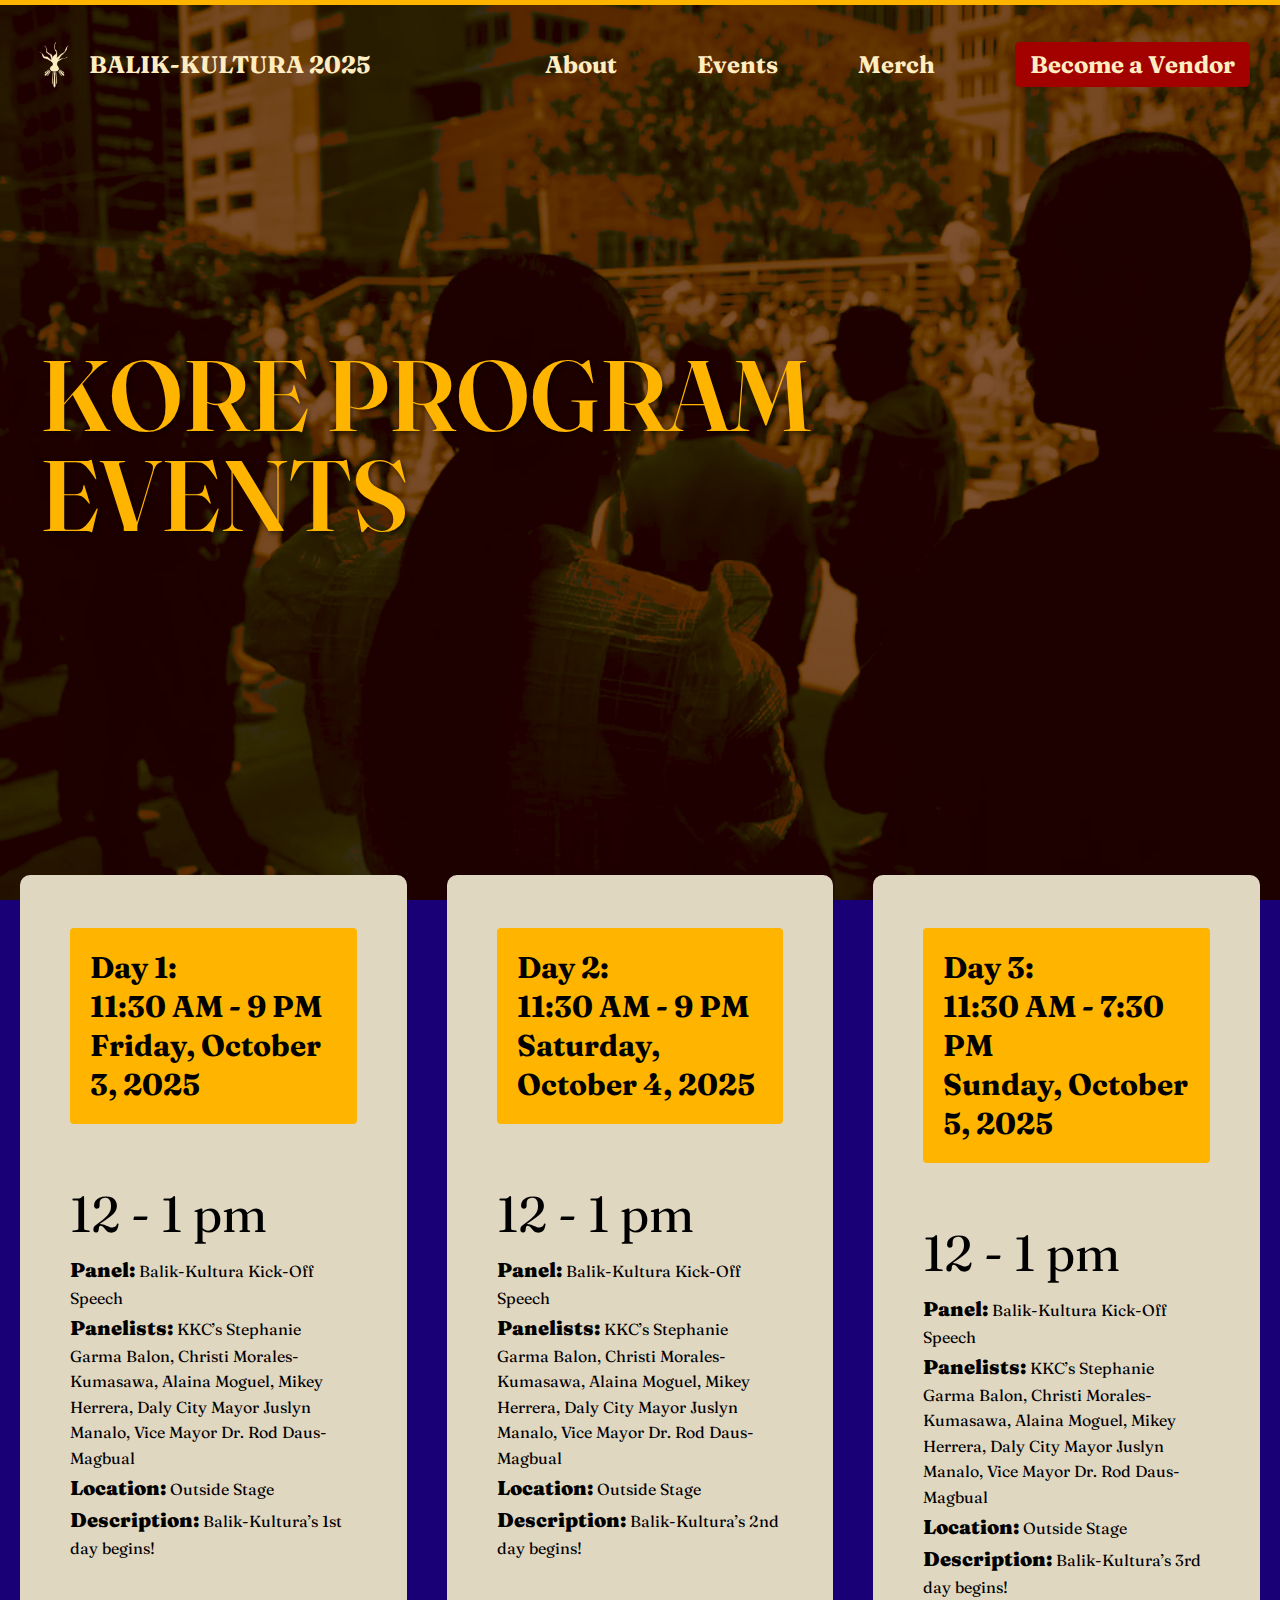
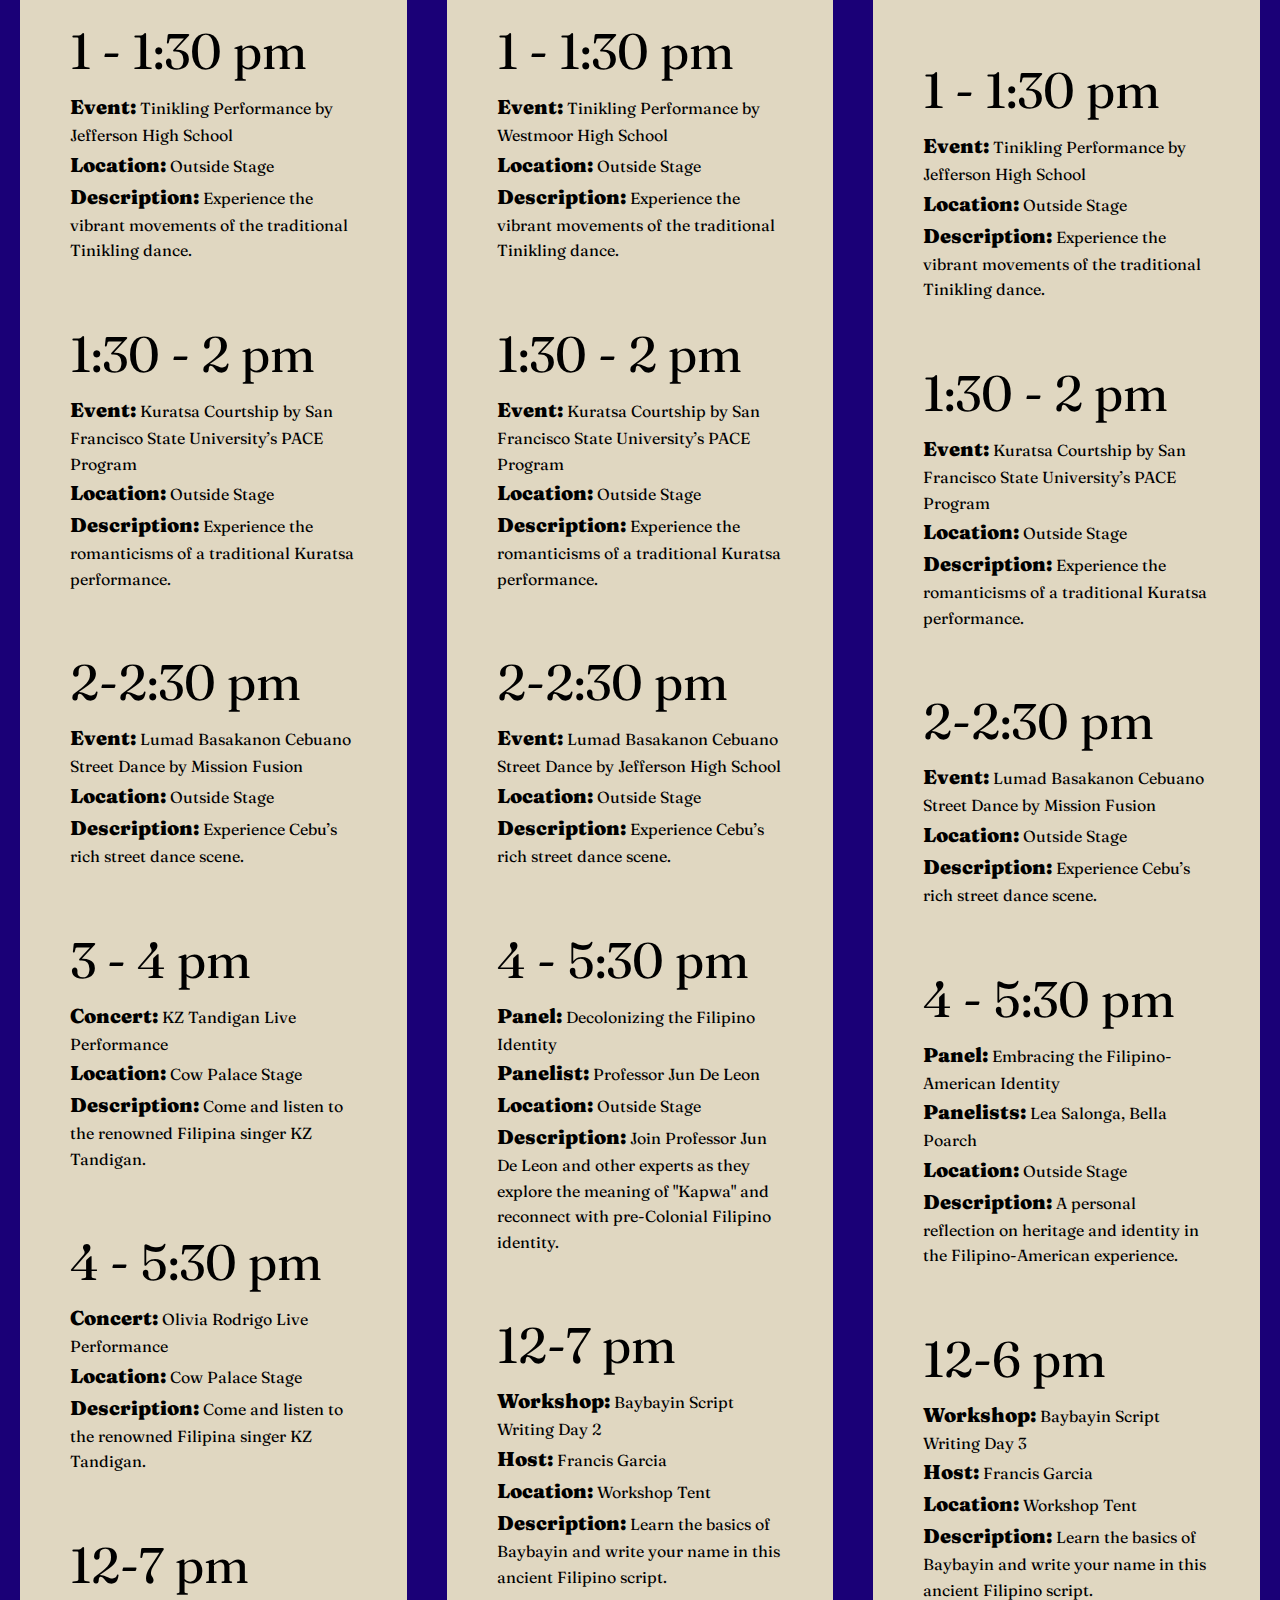
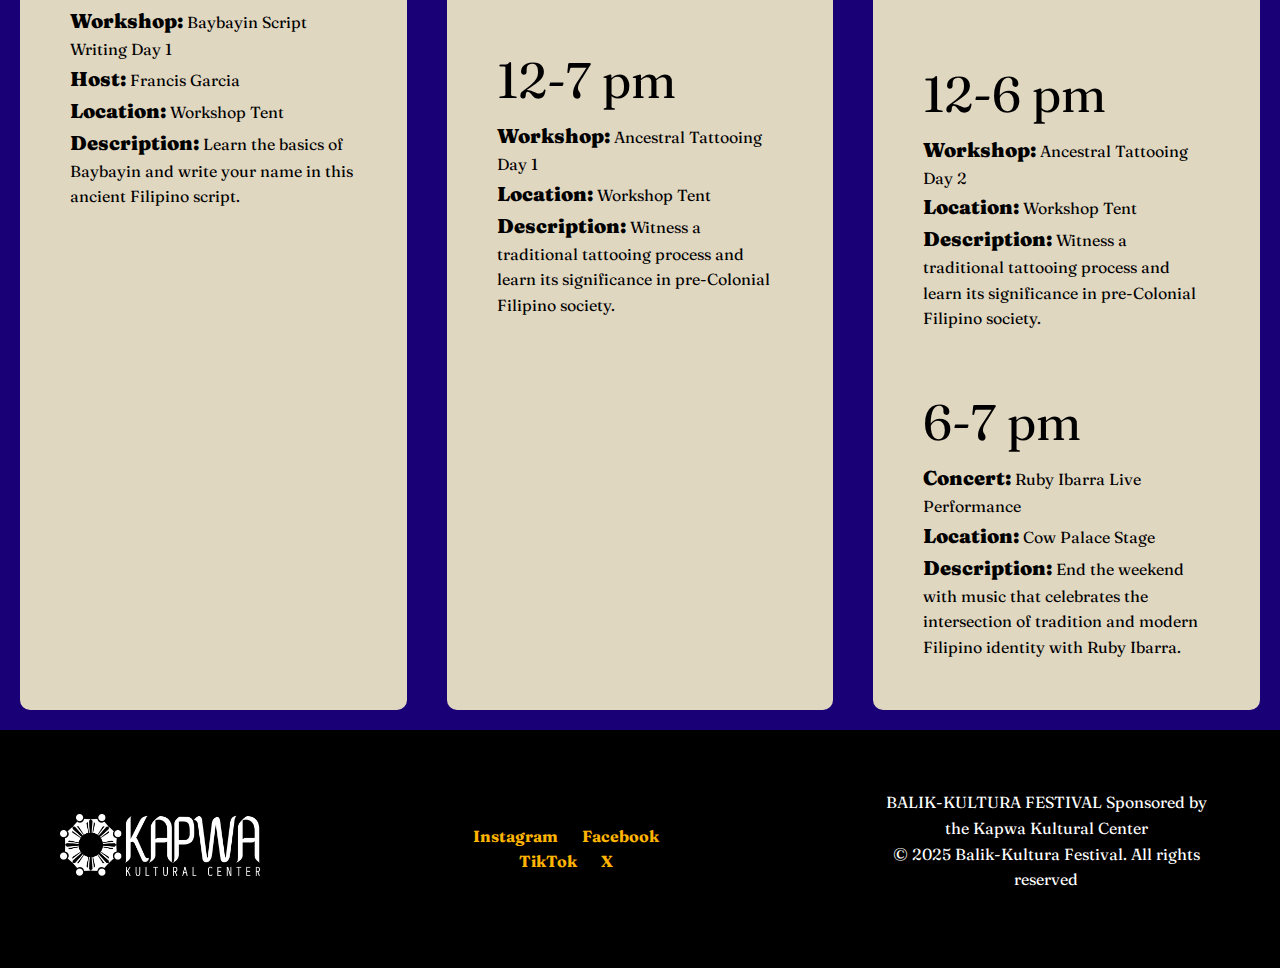
<file: events.html>
<!DOCTYPE html>
<html lang="en">
<head>
    <meta charset="UTF-8">
    <meta name="viewport" content="width=device-width, initial-scale=1.0">
    <title>Events - Balik-Kultura Festival</title>
    <link rel="stylesheet" href="style.css">

    <link rel="preconnect" href="https://fonts.googleapis.com">
    <link rel="preconnect" href="https://fonts.gstatic.com" crossorigin>
    <link href="https://fonts.googleapis.com/css2?family=Fraunces:ital,opsz,wght@0,9..144,100..900;1,9..144,100..900&family=Fredoka:wght@300..700&family=Protest+Revolution&display=swap" rel="stylesheet">

<header>
    <div class="logo-container">
    <img src="./img/bkf_logo.png" alt="Balik-Kultura Festival logo, featuring a tree with roots made of the Filipino flag's sunrays"> 
    <a class="logo" href="index.html">BALIK-KULTURA 2025</a>
    </div>
    
    <nav class="navbar">
    <ul>
        <li><a href="about.html">About</a></li>
        <li><a href="events.html">Events</a></li>
        <li><a href="merch.html">Merch</a></li>
        <li id="vendorButton"><a href="https://docs.google.com/forms/d/e/1FAIpQLSewALFdO2-8DiZnq16WkOlw-O_9qsmTPt5HFLoEk_LBgS12bg/viewform?usp=sf_link">Become a Vendor</a></li>
    </ul>
    </nav>
    </header>


<body class="events">

<section>
    <h1 class="shadow">KORE PROGRAM<br>EVENTS</h1>
    </section>

<section id="eventsContainer">
    <section class="day1">
        <h2>Day 1:<br> 11:30 AM - 9 PM <br>Friday, October 3, 2025</h2>
        <p class="time">12 - 1 PM</p>
        <p><span class="eventBold">Panel:</span> Balik-Kultura Kick-Off Speech</p>
        <p><span class="eventBold">Panelists:</span> KKC’s Stephanie Garma Balon, Christi Morales-Kumasawa, Alaina Moguel, Mikey Herrera, Daly City Mayor Juslyn Manalo, Vice Mayor Dr. Rod Daus-Magbual</p>
        <p><span class="eventBold">Location:</span> Outside Stage</p>
        <p><span class="eventBold">Description:</span> Balik-Kultura’s 1st day begins!</p>
        
        <p class="time">1 - 1:30 PM</p>
        <p><span class="eventBold">Event:</span> Tinikling Performance by Jefferson High School</p>
        <p><span class="eventBold">Location:</span> Outside Stage</p>
        <p><span class="eventBold">Description:</span> Experience the vibrant movements of the traditional Tinikling dance.</p>
        
        <p class="time">1:30 - 2 PM</p>
        <p><span class="eventBold">Event:</span> Kuratsa Courtship by San Francisco State University’s PACE Program</p>
        <p><span class="eventBold">Location:</span> Outside Stage</p>
        <p><span class="eventBold">Description:</span> Experience the romanticisms of a traditional Kuratsa performance.</p>
        
        <p class="time">2-2:30 PM</p>
        <p><span class="eventBold">Event:</span> Lumad Basakanon Cebuano Street Dance by Mission Fusion</p>
        <p><span class="eventBold">Location:</span> Outside Stage</p>
        <p><span class="eventBold">Description:</span> Experience Cebu’s rich street dance scene.</p>
        
        <p class="time">3 - 4 PM</p>
        <p><span class="eventBold">Concert:</span> KZ Tandigan Live Performance</p>
        <p><span class="eventBold">Location:</span> Cow Palace Stage</p>
        <p><span class="eventBold">Description:</span> Come and listen to the renowned Filipina singer KZ Tandigan.</p>
        
        <p class="time">4 - 5:30 PM</p>
        <p><span class="eventBold">Concert:</span> Olivia Rodrigo Live Performance</p>
        <p><span class="eventBold">Location:</span> Cow Palace Stage</p>
        <p><span class="eventBold">Description:</span> Come and listen to the renowned Filipina singer KZ Tandigan.</p>
        
        <p class="time">12-7 PM</p>
        <p><span class="eventBold">Workshop:</span> Baybayin Script Writing Day 1</p>
        <p><span class="eventBold">Host:</span> Francis Garcia</p>
        <p><span class="eventBold">Location:</span> Workshop Tent</p>
        <p><span class="eventBold">Description:</span> Learn the basics of Baybayin and write your name in this ancient Filipino script.</p>
        </section>
        
        
     <section class="day2">
        <h2>Day 2:<br> 11:30 AM - 9 PM <br>Saturday, October 4, 2025</h2>
        <p class="time">12 - 1 PM</p>
        <p><span class="eventBold">Panel:</span> Balik-Kultura Kick-Off Speech</p>
        <p><span class="eventBold">Panelists:</span> KKC’s Stephanie Garma Balon, Christi Morales-Kumasawa, Alaina Moguel, Mikey Herrera, Daly City Mayor Juslyn Manalo, Vice Mayor Dr. Rod Daus-Magbual</p>
        <p><span class="eventBold">Location:</span> Outside Stage</p>
        <p><span class="eventBold">Description:</span> Balik-Kultura’s 2nd day begins!</p>
        
        <p class="time">1 - 1:30 PM</p>
        <p><span class="eventBold">Event:</span> Tinikling Performance by Westmoor High School</p>
        <p><span class="eventBold">Location:</span> Outside Stage</p>
        <p><span class="eventBold">Description:</span> Experience the vibrant movements of the traditional Tinikling dance.</p>
        
        <p class="time">1:30 - 2 PM</p>
        <p><span class="eventBold">Event:</span> Kuratsa Courtship by San Francisco State University’s PACE Program</p>
        <p><span class="eventBold">Location:</span> Outside Stage</p>
        <p><span class="eventBold">Description:</span> Experience the romanticisms of a traditional Kuratsa performance.</p>
        
        <p class="time">2-2:30 PM</p>
        <p><span class="eventBold">Event:</span> Lumad Basakanon Cebuano Street Dance by Jefferson High School</p>
        <p><span class="eventBold">Location:</span> Outside Stage</p>
        <p><span class="eventBold">Description:</span> Experience Cebu’s rich street dance scene.</p>
        
        <p class="time">4 - 5:30 PM</p>
        <p><span class="eventBold">Panel:</span> Decolonizing the Filipino Identity</p>
        <p><span class="eventBold">Panelist:</span> Professor Jun De Leon</p>
        <p><span class="eventBold">Location:</span> Outside Stage</p>
        <p><span class="eventBold">Description:</span> Join Professor Jun De Leon and other experts as they explore the meaning of "Kapwa" and reconnect with pre-Colonial Filipino identity.</p>
        
        <p class="time">12-7 PM</p>
        <p><span class="eventBold">Workshop:</span> Baybayin Script Writing Day 2</p>
        <p><span class="eventBold">Host:</span> Francis Garcia</p>
        <p><span class="eventBold">Location:</span> Workshop Tent</p>
        <p><span class="eventBold">Description:</span> Learn the basics of Baybayin and write your name in this ancient Filipino script.</p>
        
        <p class="time">12-7 PM</p>
        <p><span class="eventBold">Workshop:</span> Ancestral Tattooing Day 1</p>
        <p><span class="eventBold">Location:</span> Workshop Tent</p>
        <p><span class="eventBold">Description:</span> Witness a traditional tattooing process and learn its significance in pre-Colonial Filipino society.</p>
        </section>

        <section class="day3">
            <h2>Day 3:<br> 11:30 AM - 7:30 PM <br>Sunday, October 5, 2025</h2>
            <p class="time">12 - 1 PM</p>
            <p><span class="eventBold">Panel:</span> Balik-Kultura Kick-Off Speech</p>
            <p><span class="eventBold">Panelists:</span> KKC’s Stephanie Garma Balon, Christi Morales-Kumasawa, Alaina Moguel, Mikey Herrera, Daly City Mayor Juslyn Manalo, Vice Mayor Dr. Rod Daus-Magbual</p>
            <p><span class="eventBold">Location:</span> Outside Stage</p>
            <p><span class="eventBold">Description:</span> Balik-Kultura’s 3rd day begins!</p>
            
            <p class="time">1 - 1:30 PM</p>
            <p><span class="eventBold">Event:</span> Tinikling Performance by Jefferson High School</p>
            <p><span class="eventBold">Location:</span> Outside Stage</p>
            <p><span class="eventBold">Description:</span> Experience the vibrant movements of the traditional Tinikling dance.</p>
            
            <p class="time">1:30 - 2 PM</p>
            <p><span class="eventBold">Event:</span> Kuratsa Courtship by San Francisco State University’s PACE Program</p>
            <p><span class="eventBold">Location:</span> Outside Stage</p>
            <p><span class="eventBold">Description:</span> Experience the romanticisms of a traditional Kuratsa performance.</p>
            
            <p class="time">2-2:30 PM</p>
            <p><span class="eventBold">Event:</span> Lumad Basakanon Cebuano Street Dance by Mission Fusion</p>
            <p><span class="eventBold">Location:</span> Outside Stage</p>
            <p><span class="eventBold">Description:</span> Experience Cebu’s rich street dance scene.</p>
            
            <p class="time">4 - 5:30 PM</p>
            <p><span class="eventBold">Panel:</span> Embracing the Filipino-American Identity</p>
            <p><span class="eventBold">Panelists:</span> Lea Salonga, Bella Poarch</p>
            <p><span class="eventBold">Location:</span> Outside Stage</p>
            <p><span class="eventBold">Description:</span> A personal reflection on heritage and identity in the Filipino-American experience.</p>
            
            <p class="time">12-6 PM</p>
            <p><span class="eventBold">Workshop:</span> Baybayin Script Writing Day 3</p>
            <p><span class="eventBold">Host:</span> Francis Garcia</p>
            <p><span class="eventBold">Location:</span> Workshop Tent</p>
            <p><span class="eventBold">Description:</span> Learn the basics of Baybayin and write your name in this ancient Filipino script.</p>
            
            <p class="time">12-6 PM</p>
            <p><span class="eventBold">Workshop:</span> Ancestral Tattooing Day 2</p>
            <p><span class="eventBold">Location:</span> Workshop Tent</p>
            <p><span class="eventBold">Description:</span> Witness a traditional tattooing process and learn its significance in pre-Colonial Filipino society.</p>
            
            <p class="time">6-7 PM</p>
            <p><span class="eventBold">Concert:</span> Ruby Ibarra Live Performance</p>
            <p><span class="eventBold">Location:</span> Cow Palace Stage</p>
            <p><span class="eventBold">Description:</span> End the weekend with music that celebrates the intersection of tradition and modern Filipino identity with Ruby Ibarra.</p>
            </section>
</section>

</body>



<footer>


<div>
<img class="KKC_logo" src="./img/KKC_Main+Logo_Black.png">
</div>

<div>
    <a href>Instagram</a>
    <a href>Facebook</a>
    <a href>TikTok</a>
    <a href>X</a>
</div>

<div>
    <p>BALIK-KULTURA FESTIVAL
    Sponsored by the Kapwa Kultural Center <br>
    © 2025 Balik-Kultura Festival. All rights reserved
    </p>
</div>



    </footer>
    </html>
</file>
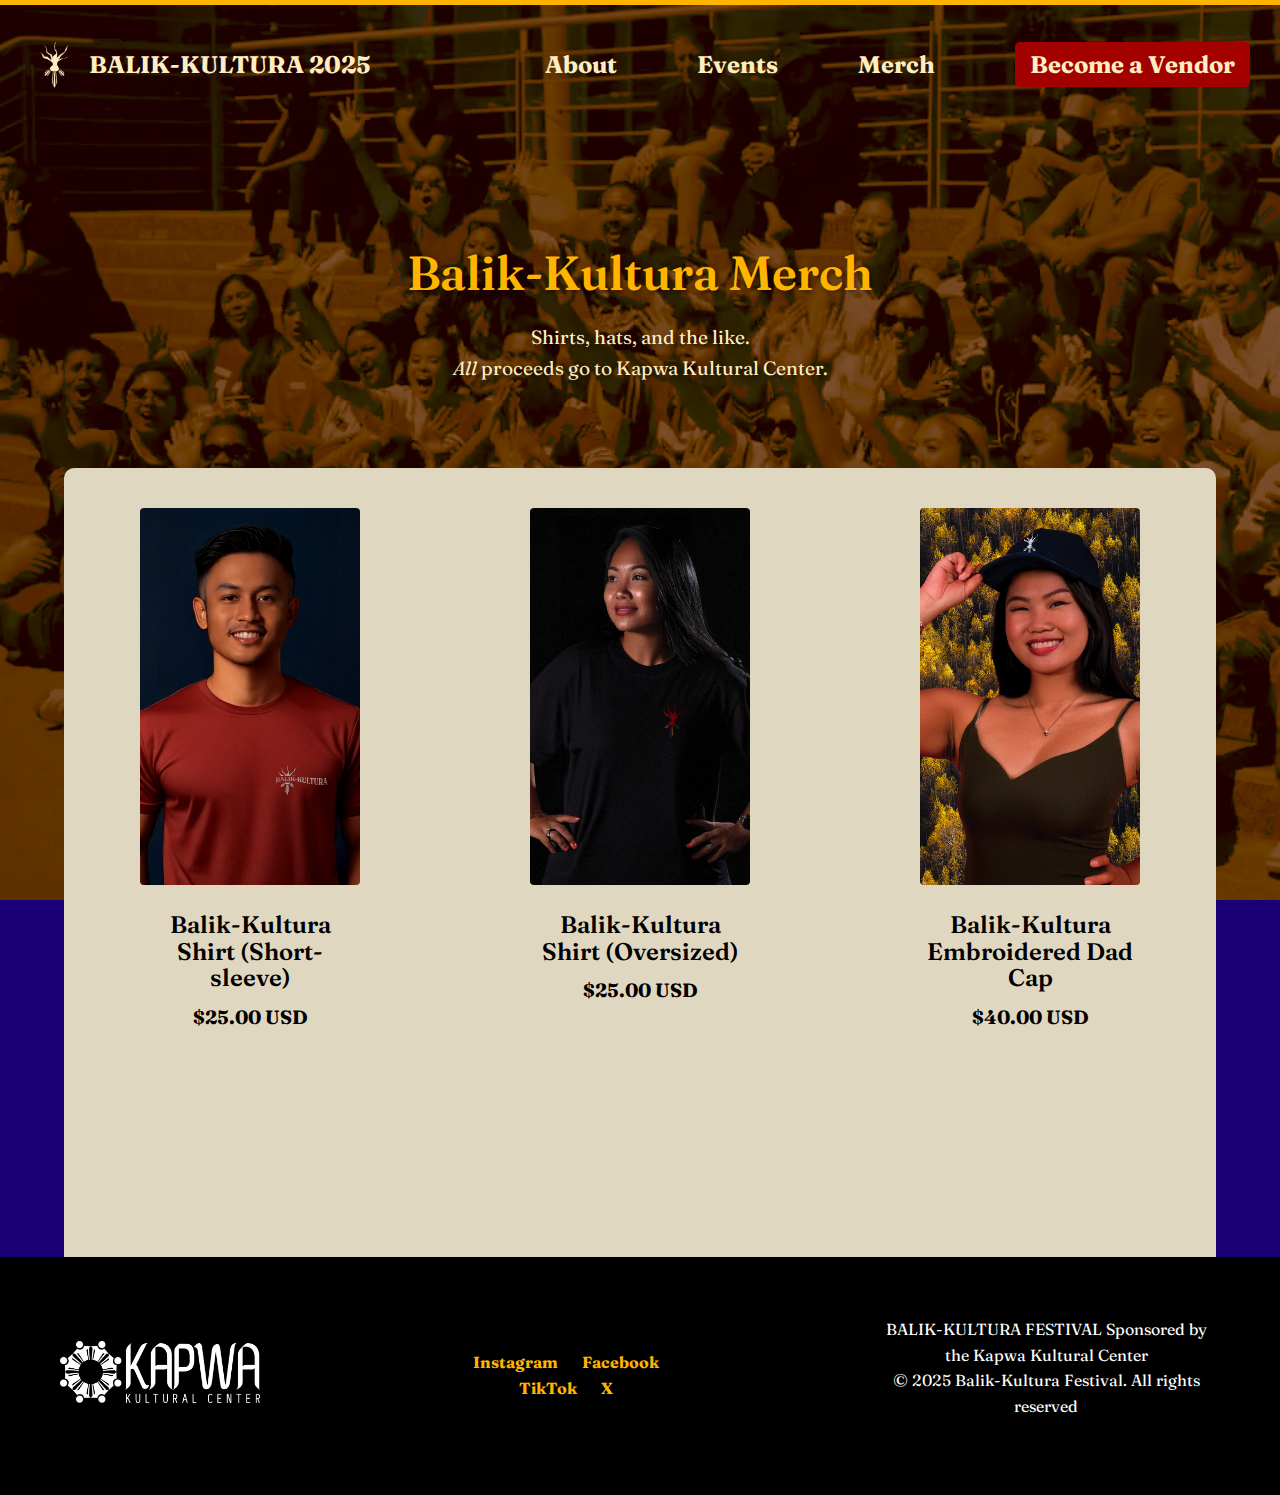
<file: merch.html>
<!DOCTYPE html>
<html lang="en">
<head>
    <meta charset="UTF-8">
    <meta name="viewport" content="width=device-width, initial-scale=1.0">
    <title>Merch - Balik-Kultura Festival</title>
    <link rel="stylesheet" href="style.css">
    <link rel="preconnect" href="https://fonts.googleapis.com">
    <link rel="preconnect" href="https://fonts.gstatic.com" crossorigin>
    <link href="https://fonts.googleapis.com/css2?family=Fraunces:ital,opsz,wght@0,9..144,100..900;1,9..144,100..900&family=Fredoka:wght@300..700&family=Protest+Revolution&display=swap" rel="stylesheet">
</head>
<body>
    <header>
        <div class="logo-container">
            <img src="./img/bkf_logo.png" alt="Balik-Kultura Festival logo, featuring a tree with roots made of the Filipino flag's sunrays"> 
            <a class="logo" href="index.html">BALIK-KULTURA 2025</a>
        </div>
        
        <nav class="navbar">
            <ul>
                <li><a href="about.html">About</a></li>
                <li><a href="events.html">Events</a></li>
                <li><a href="merch.html">Merch</a></li>
                <li id="vendorButton"><a href="https://docs.google.com/forms/d/e/1FAIpQLSewALFdO2-8DiZnq16WkOlw-O_9qsmTPt5HFLoEk_LBgS12bg/viewform?usp=sf_link">Become a Vendor</a></li>
            </ul>
        </nav>
    </header>

    <main>


        <section class="merch-container">
            <h1 class="shadow">Balik-Kultura Merch</h1>
            <p class="shadow">Shirts, hats, and the like. <br>
            <span id="italicize">All</span> proceeds go to Kapwa Kultural Center.</p>
            <div class="merch-items">
            <div class="merch-item">
            <img src="./img/shirt1.png" alt="Balik-Kultura Festival Short-sleeve Shirt in red, with a white Balik-Kultura logo on the left chest.">
            <h2>Balik-Kultura Shirt (Short-sleeve) </h2>
            <p>$25.00 USD</p>
            </div>
            <div class="merch-item">
            <img src="./img/shirt2.png" alt="Balik-Kultura Festival Oversized Shirt in black, with a red, blue, and yellow Balik-Kultura logo on the left chest.">
                    <h2>Balik-Kultura Shirt (Oversized) </h2>
                    <p>$25.00 USD</p>
                    </div>
                    <div class="merch-item">
                    <img src="./img/hat.png" alt="Balik-Kultura Festival Hat in black, with a white embroidered Balik-Kultura logo on the center.">
                    <h2>Balik-Kultura <br>Embroidered Dad Cap</h2>
                    <p>$40.00 USD</p>
                </div>
                </div>
                </section>
                </main>

                <footer>


                    <div>
                    <img class="KKC_logo" src="./img/KKC_Main+Logo_Black.png">
                    </div>
                    
                    <div>
                        <a href>Instagram</a>
                        <a href>Facebook</a>
                        <a href>TikTok</a>
                        <a href>X</a>
                    </div>
                    
                    <div>
                        <p>BALIK-KULTURA FESTIVAL
                        Sponsored by the Kapwa Kultural Center <br>
                        © 2025 Balik-Kultura Festival. All rights reserved
                        </p>
                    </div>
                    
                    
                    
                        </footer>
        
        </html>
</file>
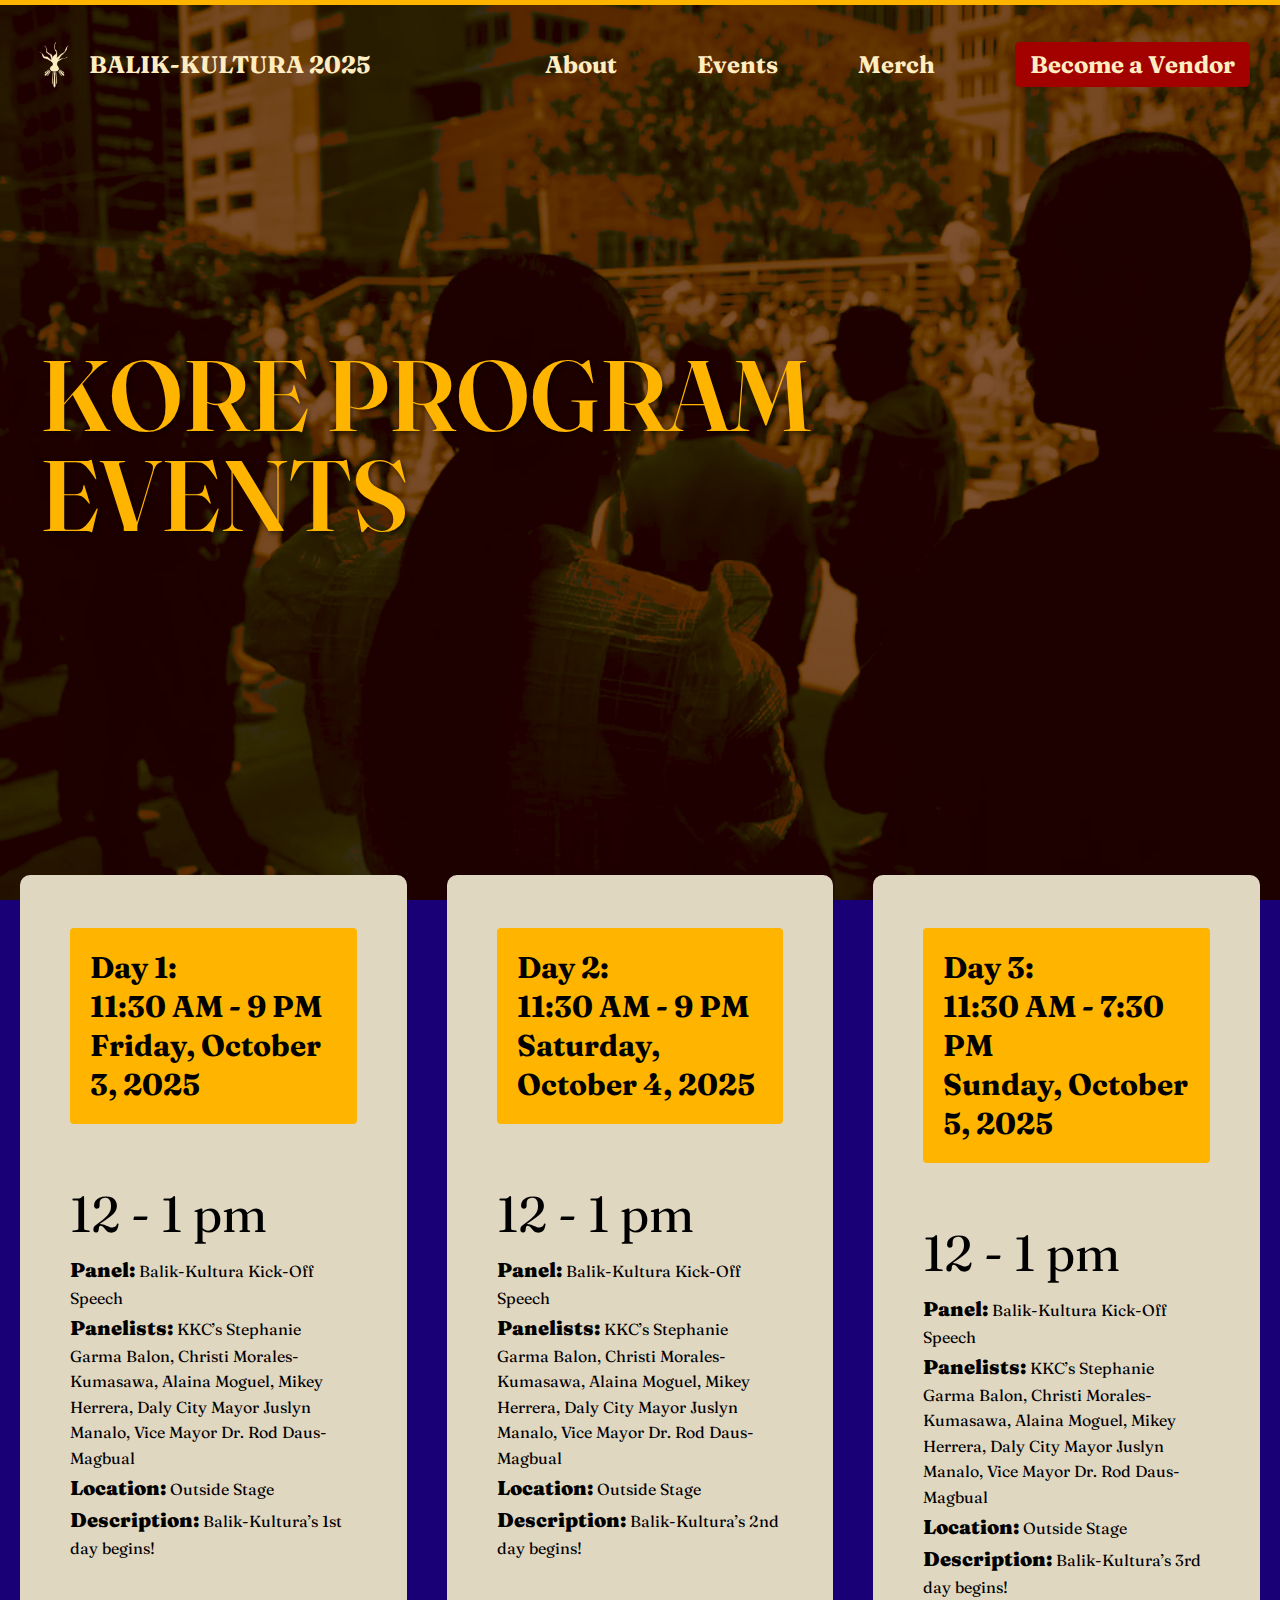
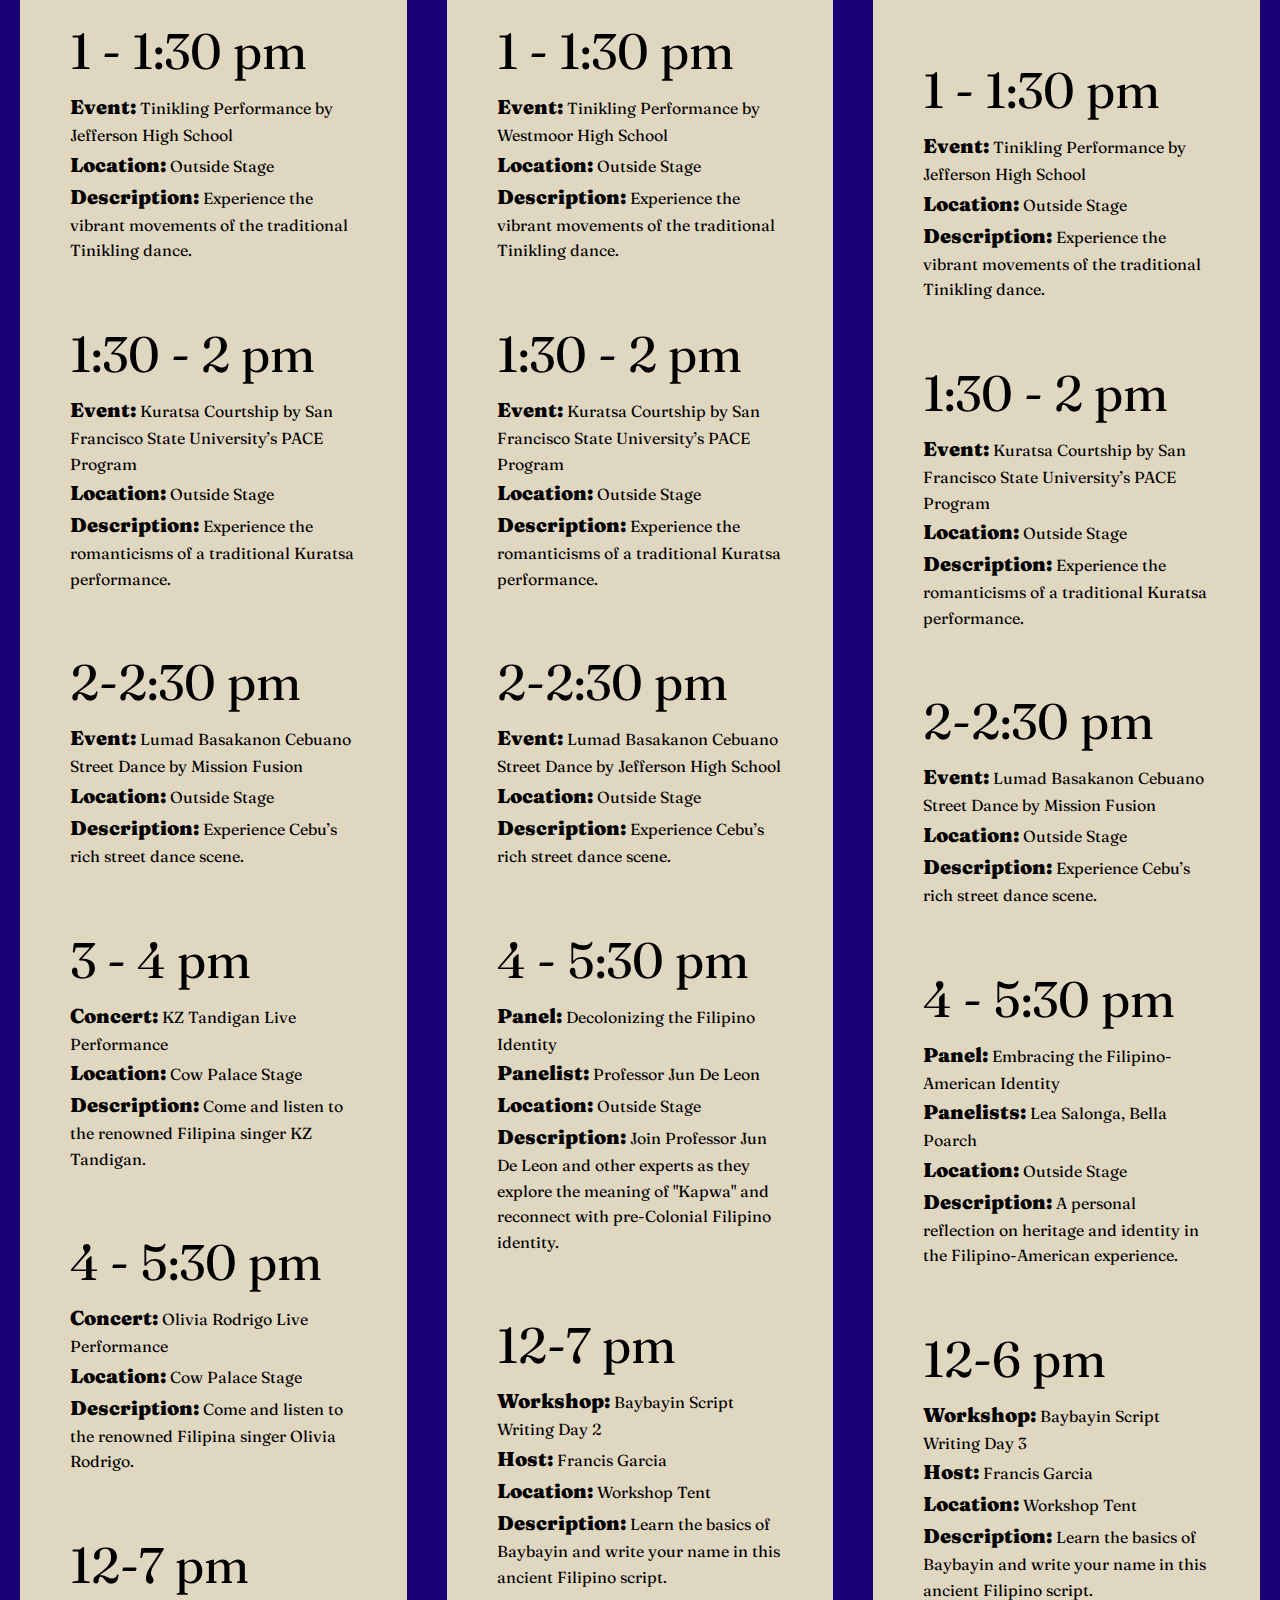
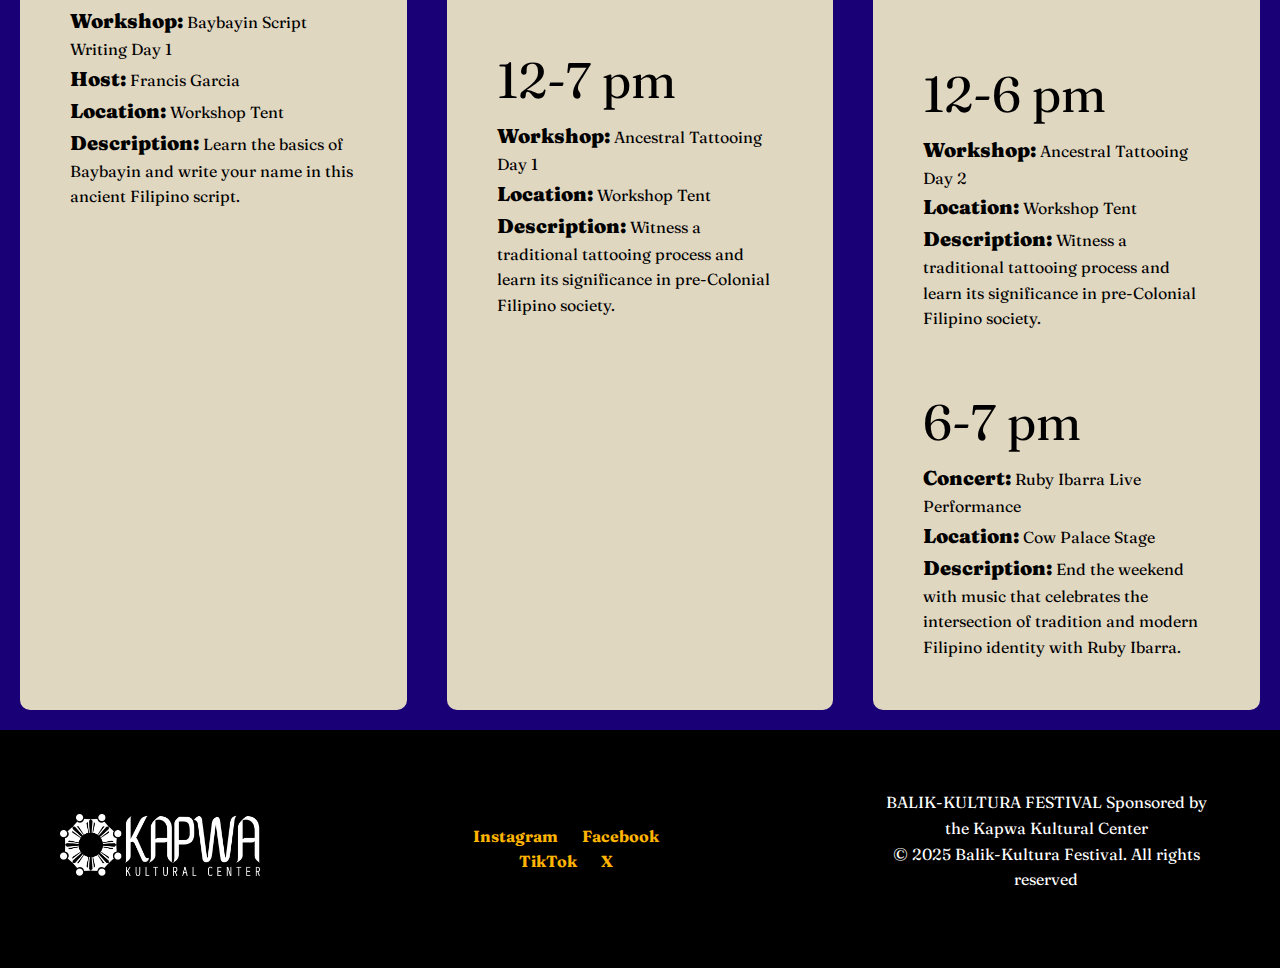
<file: pages/events.html>
<!DOCTYPE html>
<html lang="en">
<head>
    <meta charset="UTF-8">
    <meta name="viewport" content="width=device-width, initial-scale=1.0">
    <title>Events - Balik-Kultura Festival</title>
    <link rel="stylesheet" href="../css/style.css">

    <link rel="preconnect" href="https://fonts.googleapis.com">
    <link rel="preconnect" href="https://fonts.gstatic.com" crossorigin>
    <link href="https://fonts.googleapis.com/css2?family=Fraunces:ital,opsz,wght@0,9..144,100..900;1,9..144,100..900&family=Fredoka:wght@300..700&family=Protest+Revolution&display=swap" rel="stylesheet">

<header>
    <div class="logo-container">
    <img src="../img/bkf_logo.png" alt="Balik-Kultura Festival logo, featuring a tree with roots made of the Filipino flag's sunrays"> 
    <a class="logo" href="../index.html">BALIK-KULTURA 2025</a>
    </div>
    
    <nav class="navbar">
    <ul>
        <li><a href="../pages/about.html">About</a></li>
        <li><a href="../pages/events.html">Events</a></li>
        <li><a href="../pages/merch.html">Merch</a></li>
        <li id="vendorButton"><a href="https://docs.google.com/forms/d/e/1FAIpQLSewALFdO2-8DiZnq16WkOlw-O_9qsmTPt5HFLoEk_LBgS12bg/viewform?usp=sf_link">Become a Vendor</a></li>
    </ul>
    </nav>
    </header>


<body class="events">

<section>
    <h1 class="shadow">KORE PROGRAM<br>EVENTS</h1>
    </section>

<section id="eventsContainer">
    <section class="day1">
        <h2>Day 1:<br> 11:30 AM - 9 PM <br>Friday, October 3, 2025</h2>
        <p class="time">12 - 1 PM</p>
        <p><span class="eventBold">Panel:</span> Balik-Kultura Kick-Off Speech</p>
        <p><span class="eventBold">Panelists:</span> KKC’s Stephanie Garma Balon, Christi Morales-Kumasawa, Alaina Moguel, Mikey Herrera, Daly City Mayor Juslyn Manalo, Vice Mayor Dr. Rod Daus-Magbual</p>
        <p><span class="eventBold">Location:</span> Outside Stage</p>
        <p><span class="eventBold">Description:</span> Balik-Kultura’s 1st day begins!</p>
        
        <p class="time">1 - 1:30 PM</p>
        <p><span class="eventBold">Event:</span> Tinikling Performance by Jefferson High School</p>
        <p><span class="eventBold">Location:</span> Outside Stage</p>
        <p><span class="eventBold">Description:</span> Experience the vibrant movements of the traditional Tinikling dance.</p>
        
        <p class="time">1:30 - 2 PM</p>
        <p><span class="eventBold">Event:</span> Kuratsa Courtship by San Francisco State University’s PACE Program</p>
        <p><span class="eventBold">Location:</span> Outside Stage</p>
        <p><span class="eventBold">Description:</span> Experience the romanticisms of a traditional Kuratsa performance.</p>
        
        <p class="time">2-2:30 PM</p>
        <p><span class="eventBold">Event:</span> Lumad Basakanon Cebuano Street Dance by Mission Fusion</p>
        <p><span class="eventBold">Location:</span> Outside Stage</p>
        <p><span class="eventBold">Description:</span> Experience Cebu’s rich street dance scene.</p>
        
        <p class="time">3 - 4 PM</p>
        <p><span class="eventBold">Concert:</span> KZ Tandigan Live Performance</p>
        <p><span class="eventBold">Location:</span> Cow Palace Stage</p>
        <p><span class="eventBold">Description:</span> Come and listen to the renowned Filipina singer KZ Tandigan.</p>
        
        <p class="time">4 - 5:30 PM</p>
        <p><span class="eventBold">Concert:</span> Olivia Rodrigo Live Performance</p>
        <p><span class="eventBold">Location:</span> Cow Palace Stage</p>
        <p><span class="eventBold">Description:</span> Come and listen to the renowned Filipina singer Olivia Rodrigo.</p>
        
        <p class="time">12-7 PM</p>
        <p><span class="eventBold">Workshop:</span> Baybayin Script Writing Day 1</p>
        <p><span class="eventBold">Host:</span> Francis Garcia</p>
        <p><span class="eventBold">Location:</span> Workshop Tent</p>
        <p><span class="eventBold">Description:</span> Learn the basics of Baybayin and write your name in this ancient Filipino script.</p>
        </section>
        
        
     <section class="day2">
        <h2>Day 2:<br> 11:30 AM - 9 PM <br>Saturday, October 4, 2025</h2>
        <p class="time">12 - 1 PM</p>
        <p><span class="eventBold">Panel:</span> Balik-Kultura Kick-Off Speech</p>
        <p><span class="eventBold">Panelists:</span> KKC’s Stephanie Garma Balon, Christi Morales-Kumasawa, Alaina Moguel, Mikey Herrera, Daly City Mayor Juslyn Manalo, Vice Mayor Dr. Rod Daus-Magbual</p>
        <p><span class="eventBold">Location:</span> Outside Stage</p>
        <p><span class="eventBold">Description:</span> Balik-Kultura’s 2nd day begins!</p>
        
        <p class="time">1 - 1:30 PM</p>
        <p><span class="eventBold">Event:</span> Tinikling Performance by Westmoor High School</p>
        <p><span class="eventBold">Location:</span> Outside Stage</p>
        <p><span class="eventBold">Description:</span> Experience the vibrant movements of the traditional Tinikling dance.</p>
        
        <p class="time">1:30 - 2 PM</p>
        <p><span class="eventBold">Event:</span> Kuratsa Courtship by San Francisco State University’s PACE Program</p>
        <p><span class="eventBold">Location:</span> Outside Stage</p>
        <p><span class="eventBold">Description:</span> Experience the romanticisms of a traditional Kuratsa performance.</p>
        
        <p class="time">2-2:30 PM</p>
        <p><span class="eventBold">Event:</span> Lumad Basakanon Cebuano Street Dance by Jefferson High School</p>
        <p><span class="eventBold">Location:</span> Outside Stage</p>
        <p><span class="eventBold">Description:</span> Experience Cebu’s rich street dance scene.</p>
        
        <p class="time">4 - 5:30 PM</p>
        <p><span class="eventBold">Panel:</span> Decolonizing the Filipino Identity</p>
        <p><span class="eventBold">Panelist:</span> Professor Jun De Leon</p>
        <p><span class="eventBold">Location:</span> Outside Stage</p>
        <p><span class="eventBold">Description:</span> Join Professor Jun De Leon and other experts as they explore the meaning of "Kapwa" and reconnect with pre-Colonial Filipino identity.</p>
        
        <p class="time">12-7 PM</p>
        <p><span class="eventBold">Workshop:</span> Baybayin Script Writing Day 2</p>
        <p><span class="eventBold">Host:</span> Francis Garcia</p>
        <p><span class="eventBold">Location:</span> Workshop Tent</p>
        <p><span class="eventBold">Description:</span> Learn the basics of Baybayin and write your name in this ancient Filipino script.</p>
        
        <p class="time">12-7 PM</p>
        <p><span class="eventBold">Workshop:</span> Ancestral Tattooing Day 1</p>
        <p><span class="eventBold">Location:</span> Workshop Tent</p>
        <p><span class="eventBold">Description:</span> Witness a traditional tattooing process and learn its significance in pre-Colonial Filipino society.</p>
        </section>

        <section class="day3">
            <h2>Day 3:<br> 11:30 AM - 7:30 PM <br>Sunday, October 5, 2025</h2>
            <p class="time">12 - 1 PM</p>
            <p><span class="eventBold">Panel:</span> Balik-Kultura Kick-Off Speech</p>
            <p><span class="eventBold">Panelists:</span> KKC’s Stephanie Garma Balon, Christi Morales-Kumasawa, Alaina Moguel, Mikey Herrera, Daly City Mayor Juslyn Manalo, Vice Mayor Dr. Rod Daus-Magbual</p>
            <p><span class="eventBold">Location:</span> Outside Stage</p>
            <p><span class="eventBold">Description:</span> Balik-Kultura’s 3rd day begins!</p>
            
            <p class="time">1 - 1:30 PM</p>
            <p><span class="eventBold">Event:</span> Tinikling Performance by Jefferson High School</p>
            <p><span class="eventBold">Location:</span> Outside Stage</p>
            <p><span class="eventBold">Description:</span> Experience the vibrant movements of the traditional Tinikling dance.</p>
            
            <p class="time">1:30 - 2 PM</p>
            <p><span class="eventBold">Event:</span> Kuratsa Courtship by San Francisco State University’s PACE Program</p>
            <p><span class="eventBold">Location:</span> Outside Stage</p>
            <p><span class="eventBold">Description:</span> Experience the romanticisms of a traditional Kuratsa performance.</p>
            
            <p class="time">2-2:30 PM</p>
            <p><span class="eventBold">Event:</span> Lumad Basakanon Cebuano Street Dance by Mission Fusion</p>
            <p><span class="eventBold">Location:</span> Outside Stage</p>
            <p><span class="eventBold">Description:</span> Experience Cebu’s rich street dance scene.</p>
            
            <p class="time">4 - 5:30 PM</p>
            <p><span class="eventBold">Panel:</span> Embracing the Filipino-American Identity</p>
            <p><span class="eventBold">Panelists:</span> Lea Salonga, Bella Poarch</p>
            <p><span class="eventBold">Location:</span> Outside Stage</p>
            <p><span class="eventBold">Description:</span> A personal reflection on heritage and identity in the Filipino-American experience.</p>
            
            <p class="time">12-6 PM</p>
            <p><span class="eventBold">Workshop:</span> Baybayin Script Writing Day 3</p>
            <p><span class="eventBold">Host:</span> Francis Garcia</p>
            <p><span class="eventBold">Location:</span> Workshop Tent</p>
            <p><span class="eventBold">Description:</span> Learn the basics of Baybayin and write your name in this ancient Filipino script.</p>
            
            <p class="time">12-6 PM</p>
            <p><span class="eventBold">Workshop:</span> Ancestral Tattooing Day 2</p>
            <p><span class="eventBold">Location:</span> Workshop Tent</p>
            <p><span class="eventBold">Description:</span> Witness a traditional tattooing process and learn its significance in pre-Colonial Filipino society.</p>
            
            <p class="time">6-7 PM</p>
            <p><span class="eventBold">Concert:</span> Ruby Ibarra Live Performance</p>
            <p><span class="eventBold">Location:</span> Cow Palace Stage</p>
            <p><span class="eventBold">Description:</span> End the weekend with music that celebrates the intersection of tradition and modern Filipino identity with Ruby Ibarra.</p>
            </section>
</section>

</body>



<footer>


<div>
<img class="KKC_logo" src="../img/KKC_Main+Logo_Black.png">
</div>

<div>
    <a href>Instagram</a>
    <a href>Facebook</a>
    <a href>TikTok</a>
    <a href>X</a>
</div>

<div>
    <p>BALIK-KULTURA FESTIVAL
    Sponsored by the Kapwa Kultural Center <br>
    © 2025 Balik-Kultura Festival. All rights reserved
    </p>
</div>



    </footer>
    </html>
</file>
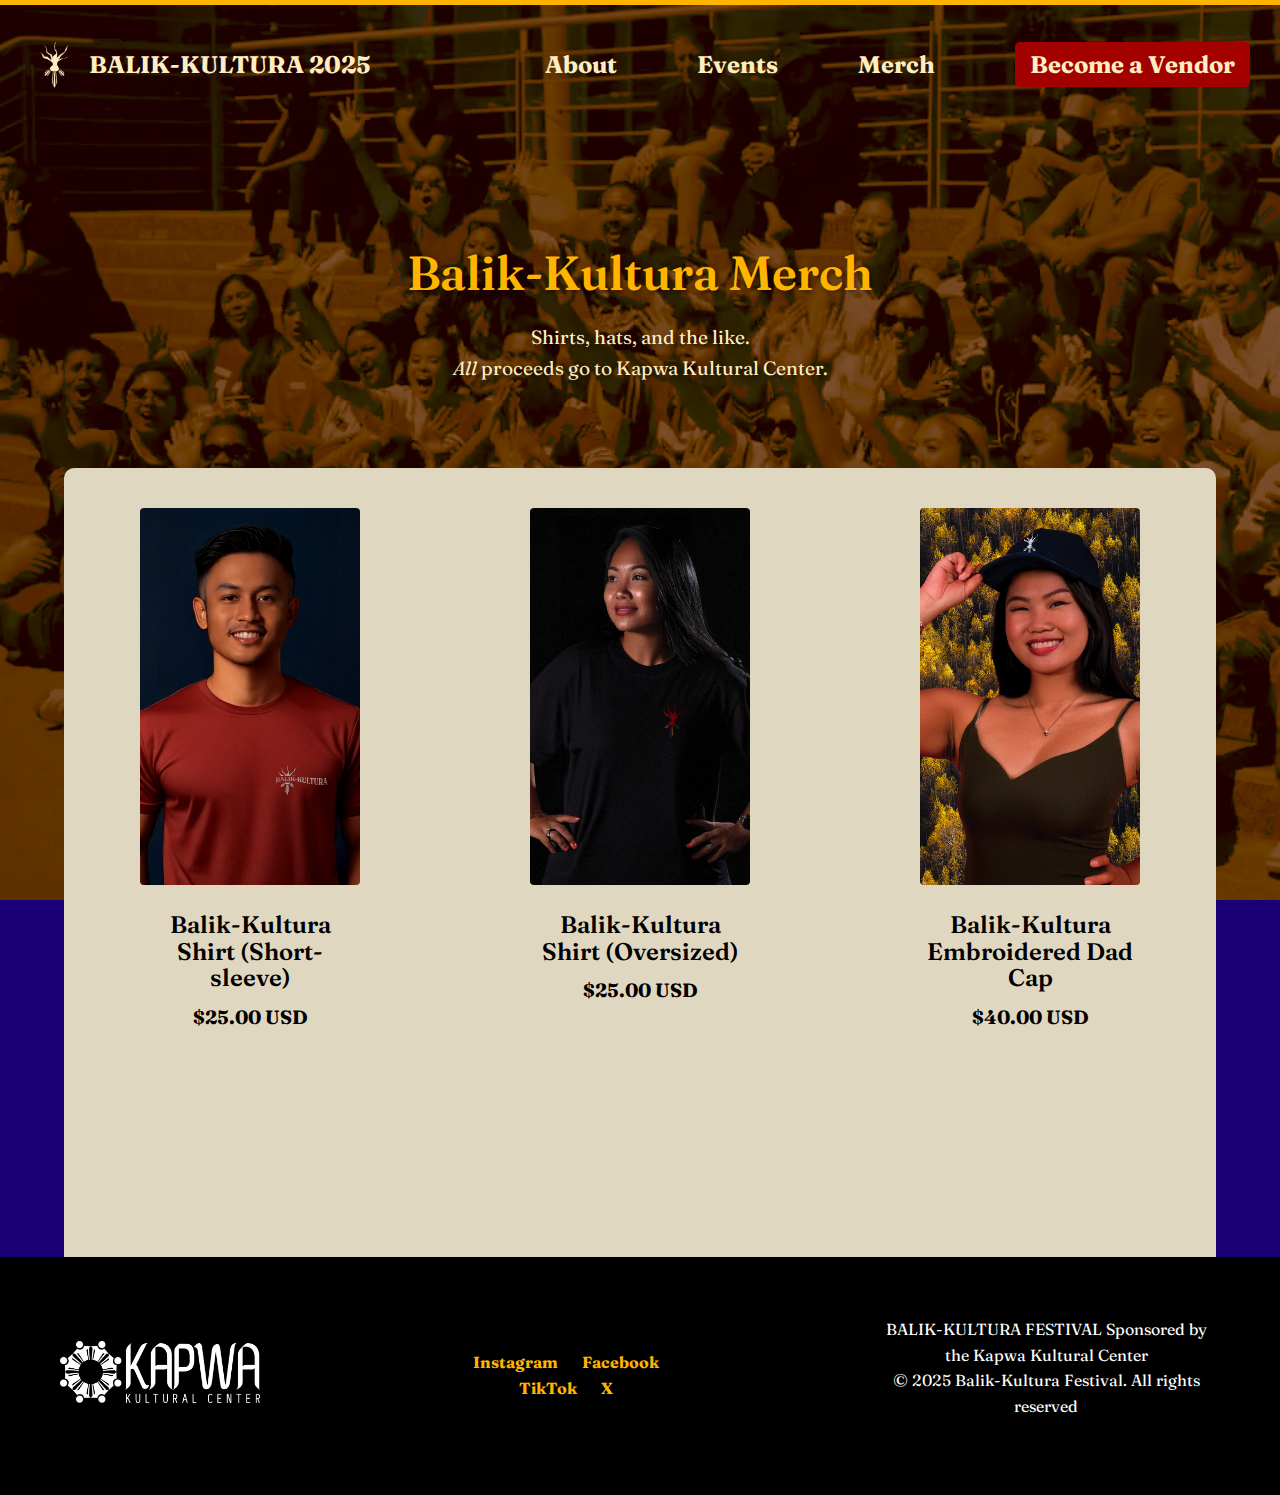
<file: pages/merch.html>
<!DOCTYPE html>
<html lang="en">
<head>
    <meta charset="UTF-8">
    <meta name="viewport" content="width=device-width, initial-scale=1.0">
    <title>Merch - Balik-Kultura Festival</title>
    <link rel="stylesheet" href="../css/style.css">
    <link rel="preconnect" href="https://fonts.googleapis.com">
    <link rel="preconnect" href="https://fonts.gstatic.com" crossorigin>
    <link href="https://fonts.googleapis.com/css2?family=Fraunces:ital,opsz,wght@0,9..144,100..900;1,9..144,100..900&family=Fredoka:wght@300..700&family=Protest+Revolution&display=swap" rel="stylesheet">
</head>
<body>
    <header>
        <div class="logo-container">
            <img src="../img/bkf_logo.png" alt="Balik-Kultura Festival logo, featuring a tree with roots made of the Filipino flag's sunrays"> 
            <a class="logo" href="../index.html">BALIK-KULTURA 2025</a>
        </div>
        
        <nav class="navbar">
            <ul>
                <li><a href="../pages/about.html">About</a></li>
                <li><a href="../pages/events.html">Events</a></li>
                <li><a href="../pages/merch.html">Merch</a></li>
                <li id="vendorButton"><a href="https://docs.google.com/forms/d/e/1FAIpQLSewALFdO2-8DiZnq16WkOlw-O_9qsmTPt5HFLoEk_LBgS12bg/viewform?usp=sf_link">Become a Vendor</a></li>
            </ul>
        </nav>
    </header>

    <main>


        <section class="merch-container">
            <h1 class="shadow">Balik-Kultura Merch</h1>
            <p class="shadow">Shirts, hats, and the like. <br>
            <span id="italicize">All</span> proceeds go to Kapwa Kultural Center.</p>
            <div class="merch-items">
            <div class="merch-item">
            <img src="../img/shirt1.png" alt="Balik-Kultura Festival Short-sleeve Shirt in red, with a white Balik-Kultura logo on the left chest.">
            <h2>Balik-Kultura Shirt (Short-sleeve) </h2>
            <p>$25.00 USD</p>
            </div>
            <div class="merch-item">
            <img src="../img/shirt2.png" alt="Balik-Kultura Festival Oversized Shirt in black, with a red, blue, and yellow Balik-Kultura logo on the left chest.">
                    <h2>Balik-Kultura Shirt (Oversized) </h2>
                    <p>$25.00 USD</p>
                    </div>
                    <div class="merch-item">
                    <img src="../img/hat.png" alt="Balik-Kultura Festival Hat in black, with a white embroidered Balik-Kultura logo on the center.">
                    <h2>Balik-Kultura <br>Embroidered Dad Cap</h2>
                    <p>$40.00 USD</p>
                </div>
                </div>
                </section>
                </main>

                <footer>


                    <div>
                    <img class="KKC_logo" src="../img/KKC_Main+Logo_Black.png">
                    </div>
                    
                    <div>
                        <a href>Instagram</a>
                        <a href>Facebook</a>
                        <a href>TikTok</a>
                        <a href>X</a>
                    </div>
                    
                    <div>
                        <p>BALIK-KULTURA FESTIVAL
                        Sponsored by the Kapwa Kultural Center <br>
                        © 2025 Balik-Kultura Festival. All rights reserved
                        </p>
                    </div>
                    
                    
                    
                        </footer>
        
        </html>
</file>
<file: style.css>
* {
    margin: 0;
    padding: 0;
    box-sizing: border-box;
    font-family: "Fraunces", serif;
    font-optical-sizing: auto;
    font-weight: <weight>;
    font-style: normal;
    font-variation-settings:
      "SOFT" 0,
      "WONK" 0;
    font-weight: 400;
    font-style: normal;
}

.logo {
    color:#ffedc2;
}



  footer {
    background-color: black;
    color: white;
    text-align: center;
    padding: 60px;
    width: 100%;
    display: flex;
    justify-content:center;
    gap: 200px;
    align-items: center;
}

footer p {
    margin-bottom: 15px;
}

footer a {
    color: #ffb400;
    text-decoration: none;
    margin: 0 10px;
    font-weight: bold;
}

footer a:hover {
    color: #ffa000;
}



#protestRevolution {
    font-family: Protest Revolution;
}


.KKC_logo {
    width: 200px;
    height: auto;
}



/*INDEX*/

body {
    background-color: rgb(26, 0, 119);
    line-height: 1.6;
}

header {
    display: flex;
    justify-content: space-between;
    align-items: center;
    padding: 15px 30px;
    border-top: 5px #ffb400 solid;
    width: 100%;
    height: 125px;
    position:absolute;
    top: 0;
    z-index: 1030;

}

.logo-container {
    display: flex;
    align-items: center; 
    justify-content: center;
}

header img {
    height: 50px;
    margin-right: 10px;
}

header a {
    text-decoration: none;
    color: rgb(100, 0, 0);
    font-weight: bold;
    font-size: 1.5rem;
    
}

.navbar ul {
    list-style: none;
    display: flex;
    gap: 80px;
    justify-content: flex-end;
}

.navbar li {
    display: inline;
}

.navbar a {
    color:#ffedc2;

    text-decoration: none;
    font-weight: bold;
}

.navbar a:hover {
    color:#ffb400
}


#vendorButton a {
    background-color: #a30000;
    color:#ffedc2;
    padding: 8px 15px;
    border-radius: 5px;
    font-weight: bold;
}

#vendorButton a:hover {
    background-color: #ffa000;
}

#indexh2 {
    font-size: 2rem;
    color: #ffedc2;
    margin: 250px 10px;
    padding-top: 11px;
    text-align: center;
}

#indexh2 span {
    display: block;
    line-height: 1;
}



#date {
    padding-top: 60px;
}


.ticketButton {
    display: inline-block;
    background-color: #a30000;
    color: #ffedc2;
    padding: 10px 20px;
    border-radius: 5px;
    font-weight: bold;
    text-align: center;
    cursor: pointer;
}

.ticketButton:hover {
    background-color:#ffa000;
}

.shadow {
text-shadow: 2px 2px 4px rgba(0, 0, 0, 0.5);
}



.emphasize {
    color:#ffb400;
    font-size: 100px;
    font-weight: 600;
}

.backToOurRoots {
color:#ffb300d3;
font-size: 35px;

text-transform:
}



.video-container {
  position: fixed;
  top: 0;
  left: 0;
  width: 100%;
  height: 100%;
  overflow: hidden;
  z-index: -1000;
}

video {
  position: absolute;
  top: 50%;
  left: 50%;
  transform: translate(-50%, -50%);
  min-width: 100%;
  min-height: 100%;
  object-fit: cover; 
}

.indexSection2 {
    text-align: center;
    background-color: rgb(26, 0, 119);
    height: 1100px;
    border-top-left-radius: 40px;
    border-top-right-radius: 40px;
}

.indexSection2 h1 {
    font-size: 86px;
    color:#ffedc2;
    margin-bottom: 10px;

}

.indexSection2 p {
color: #ffedc2;
font-size: 1.3rem;
}

.indexSection2 img {
    width: 31%;
    height: auto;
    margin-left: 1vh;
    margin-right: 1vh;
    margin-top: 50px;
}














/* EVENTS */


.events {
    background-image: url("./img/eventHeader.png");
    background-repeat: no-repeat;
    background-size:cover;
    background-attachment: fixed;
    }
    
    .events h1 {
    padding-bottom: 20px;
    font-size: 100px;
    text-align:left;
    margin-left: 40px;
    color:#ffb400;
    line-height: 1;
    padding-top: 345px;
    padding-bottom: 320px;
    font-weight: 600;
    }
    
    
#eventsContainer {
        display: grid;
        grid-template-columns: repeat(3, 1fr);
        padding-top: 10px;
      }
      
      
      .day1, .day2, .day3, .day4 {
        display: flex; 
        flex-direction: column; 
        justify-content:flex-start; 
        background-color:#e0d7c1;
        padding: 50px;
        border-radius: 10px;
        margin-left: 20px;
        margin-right: 20px;
        margin-bottom: 20px;
      }
      
      #eventsContainer h2 {
        font-size: 30px;
        font-weight: 700;
        margin-top: 3px;
        padding: 20px 20px;
        background-color:#ffb400;
        border-radius: 4px;
        line-height: 1.3;
        }
      
        #eventsContainer p {
        
        }

.time {
    margin-top: 50px;
    font-size: 50px;
    text-transform: lowercase;
}

.eventBold {
    font-weight: 1000;
    font-size: 20px;
}










/*Merch*/

body {
    background-image: url("./img/merchHeader.png");
    background-repeat: no-repeat;
    background-size:cover;
    background-attachment: fixed;
}

#italicize {
font-style: italic;
}




.merch-container {
    text-align: center;
    margin-top: 175px;
    margin-left: 5%;
    margin-right: 5%;
    color: #ffedc2;

}

.merch-container h1 {
    font-size: 3rem;
    font-weight: 600;
    color: #ffb400;
    margin-bottom: 10px;
    padding-top: 60px;
}

.merch-container p {
    font-size: 1.2rem;
    color: #ffedc2;
    margin-bottom: 85px;
    margin-left: 10px;
    margin-right: 10px;
    
}

.merch-items {
    display: flex;
    flex-wrap: wrap;
    gap: 10vh;
    justify-content: center;
    align-items: flex-start;
    background-color: #e0d7c1;
    border-top-left-radius: 10px;
    border-top-right-radius: 10px;
    padding-bottom: 100px;
}

.merch-item {
    padding: 40px;
    text-align: center;
    max-width: 300px;
}

.merch-item img {
    width: 100%;
    height: auto;
    border-radius: 4px;
    margin-bottom: 10px;
    transition: transform 0.1s ease; 
}

.merch-item img:hover {
    transform: scale(1.02); 
}

.merch-item h2 {
    font-size: 1.5rem;
    color:#000000;
    font-weight: 600;
    margin: 10px 0;
    line-height: 1.1;
}

.merch-item p {
    font-size: 1.2rem;
    color:#000000;
    font-weight: bold;
}






/*about*/

.abouts {
    background-image: url("./img/cowpalace.png");
    background-repeat: no-repeat;
    background-size:cover;
    background-attachment: fixed;
    }
    
    .abouts h1 {
    padding-bottom: 20px;
    font-size: 100px;
    text-align:left;
    margin-left: 40px;
    color:#ffb400;
    line-height: 1;
    padding-top: 345px;
    padding-bottom: 320px;
    font-weight: 600;
    }








#aboutContainer {
    display: grid;
    grid-template-columns: repeat(2, 1fr); /* width */
    grid-template-rows: repeat(2, 1fr); /* height */
  }
  
  
  .about1, .about2, .about3, .about4 {
    display: flex; 
    flex-direction: column; 
    justify-content: center; 
    align-items: center; 
    background-color:#e0d7c1;
  }
  

  .about1 {
    color: black;
    font-size: 20px;
  }

  .about1 a {
    text-decoration: none;
    font-size: 5vh;
    font-weight: 700;
    line-height: 1.1;
    color: rgb(26, 0, 119);
    }
    

  
  .about1 h2 {
    font-size: 5vh;
    font-weight: 700;
    line-height: 1.1;
    padding: 50px 100px;

  }
  
  .about1 p {
    font-size: 2vh;
    text-align: left;
    margin: 10px;
    padding: 0 100px;
  }
  
  .about2 img, .about3 img {
    width: 100%; 
    height: auto;
  }
  
  .about4 h2 {
    font-size: 5vh;
    font-weight: 700;
    line-height: 1.1;
    padding: 50px;
  }
  
  .about4 p {
    font-size: 2vh;
    text-align: left;
    margin: 10px;
    padding: 0 100px;
    padding-bottom: 20px;
  }


  #faq {
    display: block;

  }
</file>
<file: css/style.css>
* {
    margin: 0;
    padding: 0;
    box-sizing: border-box;
    font-family: "Fraunces", serif;
    font-optical-sizing: auto;
    font-weight: <weight>;
    font-style: normal;
    font-variation-settings:
      "SOFT" 0,
      "WONK" 0;
    font-weight: 400;
    font-style: normal;
}

.logo {
    color:#ffedc2;
}



  footer {
    background-color: black;
    color: white;
    text-align: center;
    padding: 60px;
    width: 100%;
    display: flex;
    justify-content:center;
    gap: 200px;
    align-items: center;
}

footer p {
    margin-bottom: 15px;
}

footer a {
    color: #ffb400;
    text-decoration: none;
    margin: 0 10px;
    font-weight: bold;
}

footer a:hover {
    color: #ffa000;
}



#protestRevolution {
    font-family: Protest Revolution;
}


.KKC_logo {
    width: 200px;
    height: auto;
}



/*INDEX*/

body {
    background-color: rgb(26, 0, 119);
    line-height: 1.6;
}

header {
    display: flex;
    justify-content: space-between;
    align-items: center;
    padding: 15px 30px;
    border-top: 5px #ffb400 solid;
    width: 100%;
    height: 125px;
    position:absolute;
    top: 0;
    z-index: 1030;

}

.logo-container {
    display: flex;
    align-items: center; 
    justify-content: center;
}

header img {
    height: 50px;
    margin-right: 10px;
}

header a {
    text-decoration: none;
    color: rgb(100, 0, 0);
    font-weight: bold;
    font-size: 1.5rem;
    
}

.navbar ul {
    list-style: none;
    display: flex;
    gap: 80px;
    justify-content: flex-end;
}

.navbar li {
    display: inline;
}

.navbar a {
    color:#ffedc2;

    text-decoration: none;
    font-weight: bold;
}

.navbar a:hover {
    color:#ffb400
}


#vendorButton a {
    background-color: #a30000;
    color:#ffedc2;
    padding: 8px 15px;
    border-radius: 5px;
    font-weight: bold;
}

#vendorButton a:hover {
    background-color: #ffa000;
}

#indexh2 {
    font-size: 2rem;
    color: #ffedc2;
    margin: 250px 10px;
    padding-top: 11px;
    text-align: center;
}

#indexh2 span {
    display: block;
    line-height: 1;
}



#date {
    padding-top: 60px;
}


.ticketButton {
    display: inline-block;
    background-color: #a30000;
    color: #ffedc2;
    padding: 10px 20px;
    border-radius: 5px;
    font-weight: bold;
    text-align: center;
    cursor: pointer;
}

.ticketButton:hover {
    background-color:#ffa000;
}

.shadow {
text-shadow: 2px 2px 4px rgba(0, 0, 0, 0.5);
}



.emphasize {
    color:#ffb400;
    font-size: 100px;
    font-weight: 600;
}

.backToOurRoots {
color:#ffb300d3;
font-size: 35px;

text-transform:
}



.video-container {
  position: fixed;
  top: 0;
  left: 0;
  width: 100%;
  height: 100%;
  overflow: hidden;
  z-index: -1000;
}

video {
  position: absolute;
  top: 50%;
  left: 50%;
  transform: translate(-50%, -50%);
  min-width: 100%;
  min-height: 100%;
  object-fit: cover; 
}

.indexSection2 {
    text-align: center;
    background-color: rgb(26, 0, 119);
    height: 1100px;
    border-top-left-radius: 40px;
    border-top-right-radius: 40px;
}

.indexSection2 h1 {
    font-size: 86px;
    color:#ffedc2;
    margin-bottom: 10px;

}

.indexSection2 p {
color: #ffedc2;
font-size: 1.3rem;
}

.indexSection2 img {
    width: 31%;
    height: auto;
    margin-left: 1vh;
    margin-right: 1vh;
    margin-top: 50px;
}














/* EVENTS */


.events {
    background-image: url("../img/eventHeader.png");
    background-repeat: no-repeat;
    background-size:cover;
    background-attachment: fixed;
    }
    
    .events h1 {
    padding-bottom: 20px;
    font-size: 100px;
    text-align:left;
    margin-left: 40px;
    color:#ffb400;
    line-height: 1;
    padding-top: 345px;
    padding-bottom: 320px;
    font-weight: 600;
    }
    
    
#eventsContainer {
        display: grid;
        grid-template-columns: repeat(3, 1fr);
        padding-top: 10px;
      }
      
      
      .day1, .day2, .day3, .day4 {
        display: flex; 
        flex-direction: column; 
        justify-content:flex-start; 
        background-color:#e0d7c1;
        padding: 50px;
        border-radius: 10px;
        margin-left: 20px;
        margin-right: 20px;
        margin-bottom: 20px;
      }
      
      #eventsContainer h2 {
        font-size: 30px;
        font-weight: 700;
        margin-top: 3px;
        padding: 20px 20px;
        background-color:#ffb400;
        border-radius: 4px;
        line-height: 1.3;
        }
      
        #eventsContainer p {
        
        }

.time {
    margin-top: 50px;
    font-size: 50px;
    text-transform: lowercase;
}

.eventBold {
    font-weight: 1000;
    font-size: 20px;
}










/*Merch*/

body {
    background-image: url("../img/merchHeader.png");
    background-repeat: no-repeat;
    background-size:cover;
    background-attachment: fixed;
}

#italicize {
font-style: italic;
}




.merch-container {
    text-align: center;
    margin-top: 175px;
    margin-left: 5%;
    margin-right: 5%;
    color: #ffedc2;

}

.merch-container h1 {
    font-size: 3rem;
    font-weight: 600;
    color: #ffb400;
    margin-bottom: 10px;
    padding-top: 60px;
}

.merch-container p {
    font-size: 1.2rem;
    color: #ffedc2;
    margin-bottom: 85px;
    margin-left: 10px;
    margin-right: 10px;
    
}

.merch-items {
    display: flex;
    flex-wrap: wrap;
    gap: 10vh;
    justify-content: center;
    align-items: flex-start;
    background-color: #e0d7c1;
    border-top-left-radius: 10px;
    border-top-right-radius: 10px;
    padding-bottom: 100px;
}

.merch-item {
    padding: 40px;
    text-align: center;
    max-width: 300px;
}

.merch-item img {
    width: 100%;
    height: auto;
    border-radius: 4px;
    margin-bottom: 10px;
    transition: transform 0.1s ease; 
}

.merch-item img:hover {
    transform: scale(1.02); 
}

.merch-item h2 {
    font-size: 1.5rem;
    color:#000000;
    font-weight: 600;
    margin: 10px 0;
    line-height: 1.1;
}

.merch-item p {
    font-size: 1.2rem;
    color:#000000;
    font-weight: bold;
}






/*about*/

.abouts {
    background-image: url("../img/cowpalace.png");
    background-repeat: no-repeat;
    background-size:cover;
    background-attachment: fixed;
    }
    
    .abouts h1 {
    padding-bottom: 20px;
    font-size: 100px;
    text-align:left;
    margin-left: 40px;
    color:#ffb400;
    line-height: 1;
    padding-top: 345px;
    padding-bottom: 320px;
    font-weight: 600;
    }








#aboutContainer {
    display: grid;
    grid-template-columns: repeat(2, 1fr); /* width */
    grid-template-rows: repeat(2, 1fr); /* height */
  }
  
  
  .about1, .about2, .about3, .about4 {
    display: flex; 
    flex-direction: column; 
    justify-content: center; 
    align-items: center; 
    background-color:#e0d7c1;
  }
  

  .about1 {
    color: black;
    font-size: 20px;
  }

  .about1 a {
    text-decoration: none;
    font-size: 5vh;
    font-weight: 700;
    line-height: 1.1;
    color: rgb(26, 0, 119);
    }
    

  
  .about1 h2 {
    font-size: 5vh;
    font-weight: 700;
    line-height: 1.1;
    padding: 50px 100px;

  }
  
  .about1 p {
    font-size: 2vh;
    text-align: left;
    margin: 10px;
    padding: 0 100px;
  }
  
  .about2 img, .about3 img {
    width: 100%; 
    height: auto;
  }
  
  .about4 h2 {
    font-size: 5vh;
    font-weight: 700;
    line-height: 1.1;
    padding: 50px;
  }
  
  .about4 p {
    font-size: 2vh;
    text-align: left;
    margin: 10px;
    padding: 0 100px;
    padding-bottom: 20px;
  }


  #faq {
    display: block;

  }




/*INDEX PAGE Media Query for iPhone 14 (1170 x 2532, 390px x 844 px safari view)*/ 

@media only screen 
and (device-width: 390px) 
and (device-height: 844px) 
and (-webkit-device-pixel-ratio: 3)
{

.logo {
    color:#ffb400;
}



    #vendorButton a {
        font-size: 1rem;
        padding: 3px 9px;
    }


    header {
        display: flex;
        flex-direction: column; 
        justify-content: center; 
        align-items: center;     
        padding: 15px 30px;
        padding-bottom: 30px;
        border-top: 5px #ffb400 solid;
        width: 100%;
        height: auto; 
        position: absolute;
        top: 0;
        z-index: 1030;
        background-color:#000000;
        
    }



    .logo-container img {
        height: 40px; 
        margin-right: 5px
    }

    header a {
        font-size: 1rem; 
    }

    .navbar {
        display: flex;
        flex-direction: column;  
        align-items: center;    
        width: 100%;           
    }
    
    .navbar ul {
        list-style: none;
        padding: 0;
        display: flex;
        flex-direction: column;  
        gap: 5px;             
        align-items: center;    
    }
    
    .navbar li {
        display: inline;
    }
    
    .navbar a {
        color: #ffedc2;
        text-decoration: none;
        font-weight: bold;
        font-size: 1rem;
    }
    
    .navbar a:hover {
        color: #ffb400;
    }








footer {
    font-size: 10px;
    gap: 10px;
}

footer a {
    display: flex;
    justify-content: center;
}

.KKC_logo {
    width: 100px;
    height: auto;
}


span {
    font-size: 18px;
}




    #indexh2 {
        font-size: 1.5rem;
        margin: 100px 10px; 
        padding-top: 10px;
        margin-top: 300px; 
    }


    .ticketButton {
        font-size: 1rem;
        padding: 8px 15px;
    }



    .indexSection2 {
        height: auto; 
        padding: 20px;
    }

    .indexSection2 h1 {
        font-size: 2rem; 
    }

    .indexSection2 img {
        width: 90%; 
        margin-top: 20px;
    }

    .emphasize {
        font-size: 50px; 
    }

    .backToOurRoots {
        font-size: 18px; 
    }
}
</file>
